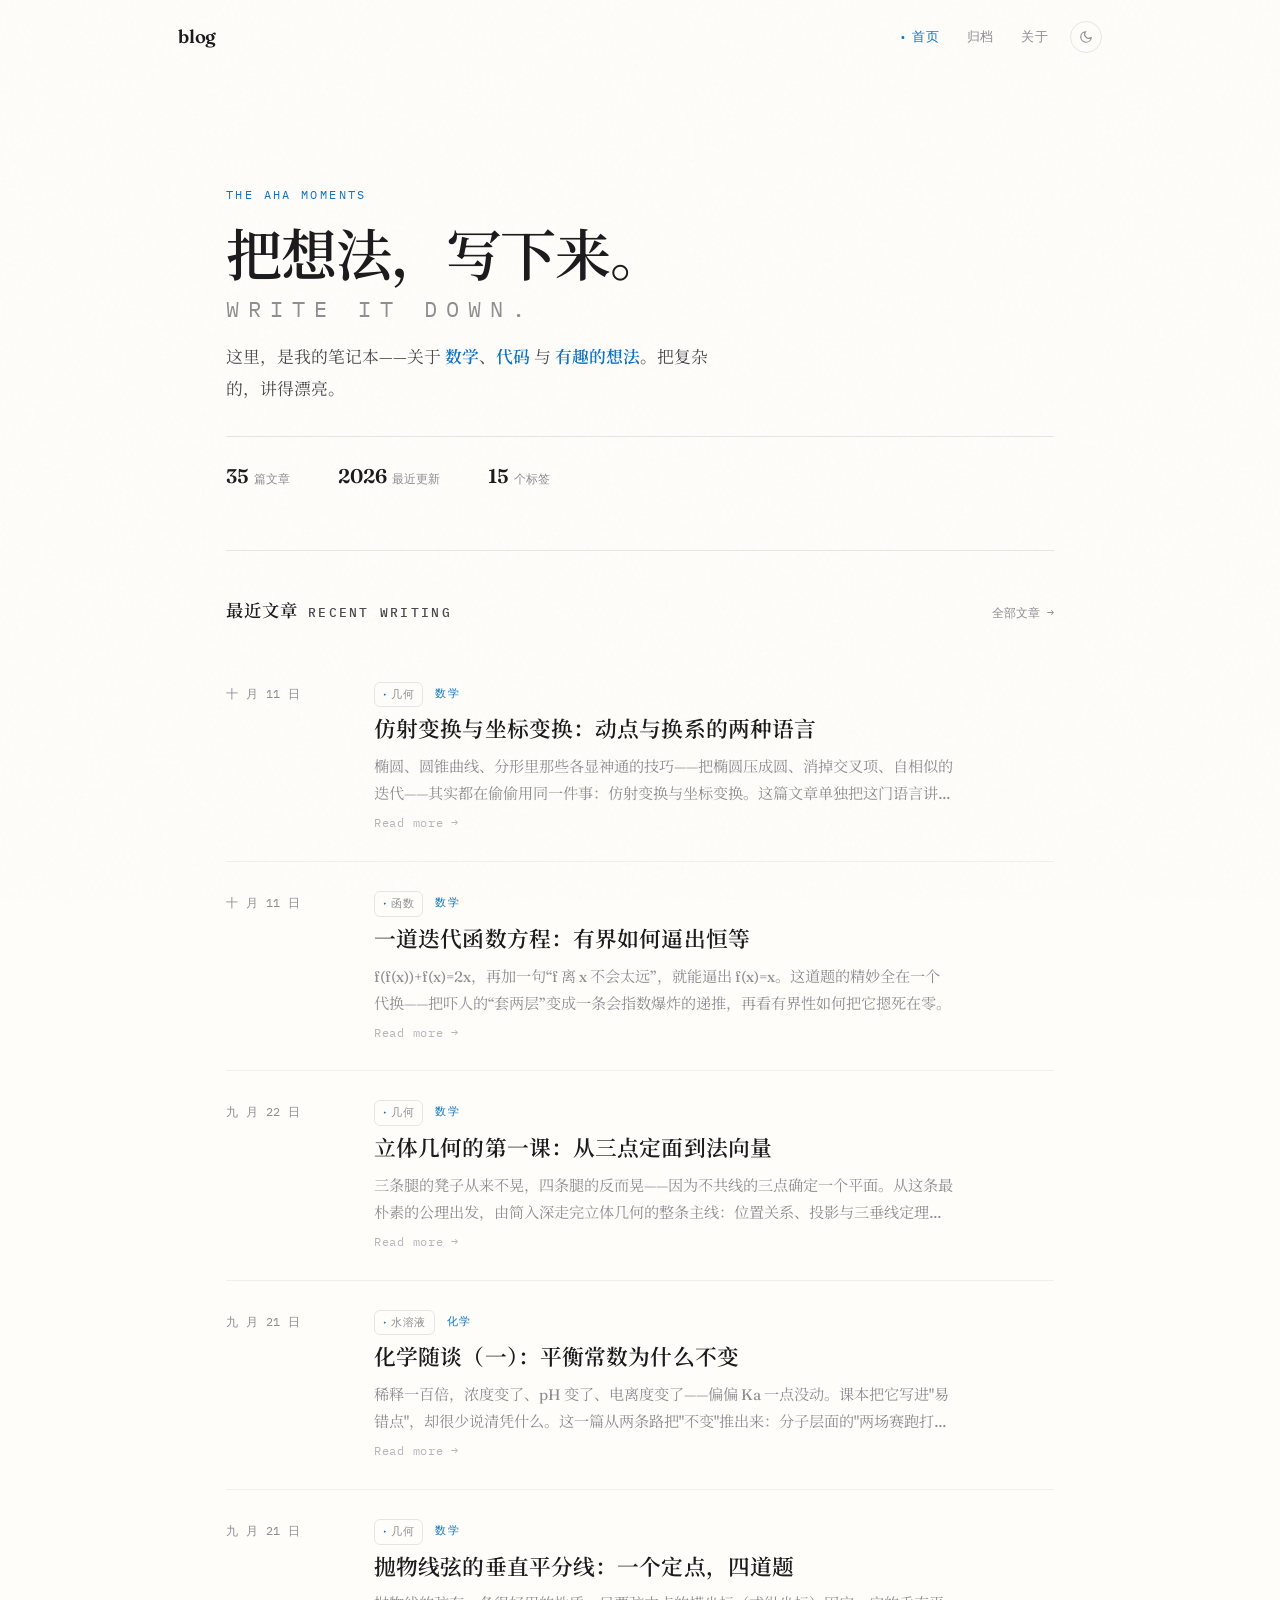
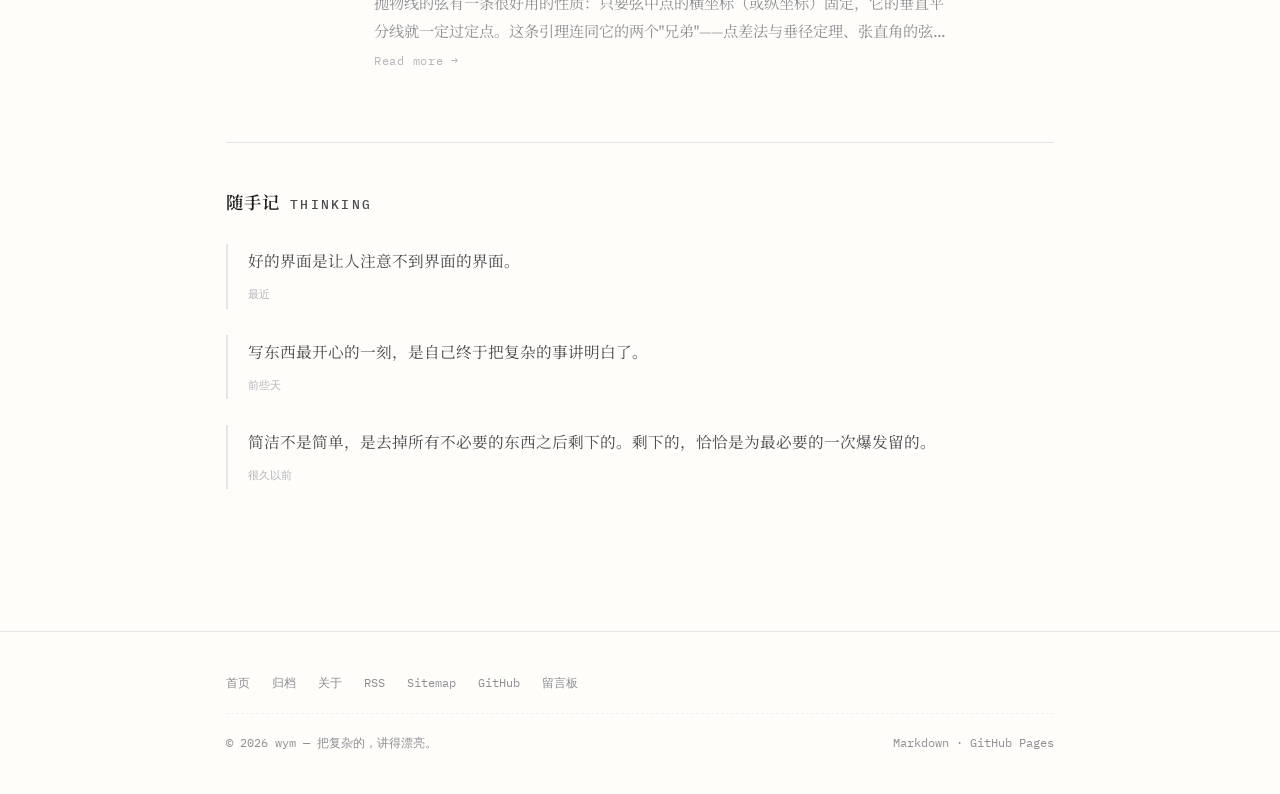
<file: index.html>
<!DOCTYPE html>
<html lang="zh-CN">
<head>
<meta charset="UTF-8">
<meta name="viewport" content="width=device-width, initial-scale=1.0">
<meta name="color-scheme" content="dark light">
<meta name="theme-color" content="#fefdfa" media="(prefers-color-scheme: light)">
<meta name="theme-color" content="#121214" media="(prefers-color-scheme: dark)">
<script>
  (function () {
    try {
      var t = localStorage.getItem("wym-blog-theme") ||
        (matchMedia("(prefers-color-scheme: dark)").matches ? "dark" : "light");
      var root = document.documentElement;
      root.setAttribute("data-theme", t);
      /* 画布底色前置：html 背景会传播给浏览器画布，跨页导航时新文档在
         style.css 到位前就是主题色，消除暗色模式闪白。色值与 style.css --paper 同步 */
      root.style.background = t === "dark" ? "#121214" : "#fefdfa";
      root.style.colorScheme = t;
    } catch (e) {}
  })();
</script>
<meta name="description" content="blog · wym — 关于数学、代码与有趣想法的笔记本。把复杂的，讲得漂亮。">
<meta name="author" content="wym">
<meta property="og:site_name" content="wym's blog">
<meta property="og:type" content="website">
<meta property="og:title" content="wym's blog">
<meta property="og:description" content="关于数学、代码与有趣想法的笔记本。把复杂的，讲得漂亮。">
<meta name="twitter:card" content="summary_large_image">
<link rel="canonical" href="https://wym100171113.github.io/">
<title>wym's blog</title>
<link rel="alternate" type="application/rss+xml" title="wym's blog" href="/feed.xml">
<link rel="preconnect" href="https://fonts.googleapis.com">
<link rel="preconnect" href="https://fonts.gstatic.com" crossorigin>
<link href="https://fonts.googleapis.com/css2?family=Fraunces:ital,opsz,wght@0,9..144,400;0,9..144,500;0,9..144,600;1,9..144,400&family=Noto+Serif+SC:wght@400;500;600&family=IBM+Plex+Mono:wght@400;500&display=swap" rel="stylesheet" media="print" onload="this.media='all'">
<link rel="stylesheet" href="assets/css/style.css?v=35">
<link rel="icon" href="data:image/svg+xml,%3Csvg xmlns='http://www.w3.org/2000/svg' viewBox='0 0 32 32'%3E%3Crect width='32' height='32' rx='7' fill='%233b82f6'/%3E%3Ctext x='16' y='22' font-size='15' font-family='Arial' font-weight='bold' fill='white' text-anchor='middle'%3Ew%3C/text%3E%3C/svg%3E">
</head>
<body data-theme="light" class="page-home">
<div class="paper-noise"></div>
<a class="skip-link" href="#main">跳到正文</a>

<header class="site-header" id="siteHeader">
  <div class="shell nav-row">
    <a class="brand" href="index.html">
      <span class="wordmark">blog</span>
    </a>
    <nav class="nav-links" aria-label="站点导航">
      <a href="index.html" class="active">首页</a>
      <a href="archive.html">归档</a>
      <a href="about.html">关于</a>
      <button class="theme-btn" id="themeBtn" aria-label="切换明暗主题">
        <svg class="moon" width="14" height="14" viewBox="0 0 24 24" fill="none" stroke="currentColor" stroke-width="2" stroke-linecap="round"><path d="M21 12.79A9 9 0 1 1 11.21 3 7 7 0 0 0 21 12.79"/></svg>
        <svg class="sun" width="14" height="14" viewBox="0 0 24 24" fill="none" stroke="currentColor" stroke-width="2" stroke-linecap="round"><circle cx="12" cy="12" r="5"/><line x1="12" y1="1" x2="12" y2="3"/><line x1="12" y1="21" x2="12" y2="23"/><line x1="4.22" y1="4.22" x2="5.64" y2="5.64"/><line x1="18.36" y1="18.36" x2="19.78" y2="19.78"/><line x1="1" y1="12" x2="3" y2="12"/><line x1="21" y1="12" x2="23" y2="12"/><line x1="4.22" y1="19.78" x2="5.64" y2="18.36"/><line x1="18.36" y1="5.64" x2="19.78" y2="4.22"/></svg>
      </button>
    </nav>
  </div>
</header>

<main class="shell" id="main" data-view="home">
  <noscript>
    <p class="status">本页需要 JavaScript 才能渲染文章列表。也可以直接看 <a href="/archive.html">归档</a>，或订阅 <a href="/feed.xml">RSS</a>。</p>
  </noscript>
  <div class="status">载入中…</div>
</main>

<footer class="site-footer">
  <div class="shell foot-row">
    <div class="foot-links">
      <a href="index.html">首页</a>
      <a href="archive.html">归档</a>
      <a href="about.html">关于</a>
      <a href="feed.xml">RSS</a>
      <a href="sitemap.xml">Sitemap</a>
      <a href="https://github.com/wym100171113/wym100171113.github.io" target="_blank" rel="noopener">GitHub</a>
      <a href="https://comment-board.pages.dev/" target="_blank" rel="noopener">留言板</a>
    </div>
    <div class="foot-note">
      <span>© <span id="year">2026</span> wym — 把复杂的，讲得漂亮。</span>
      <span>Markdown · GitHub Pages</span>
    </div>
  </div>
</footer>

<!-- md-core 必须在 blog.js 之前：正文渲染由它提供 -->
<script src="/assets/js/md-core.js?v=1"></script>
<script src="assets/js/blog.js?v=47"></script>
<script>document.getElementById("year").textContent = new Date().getFullYear();</script>
</body>
</html>
</file>
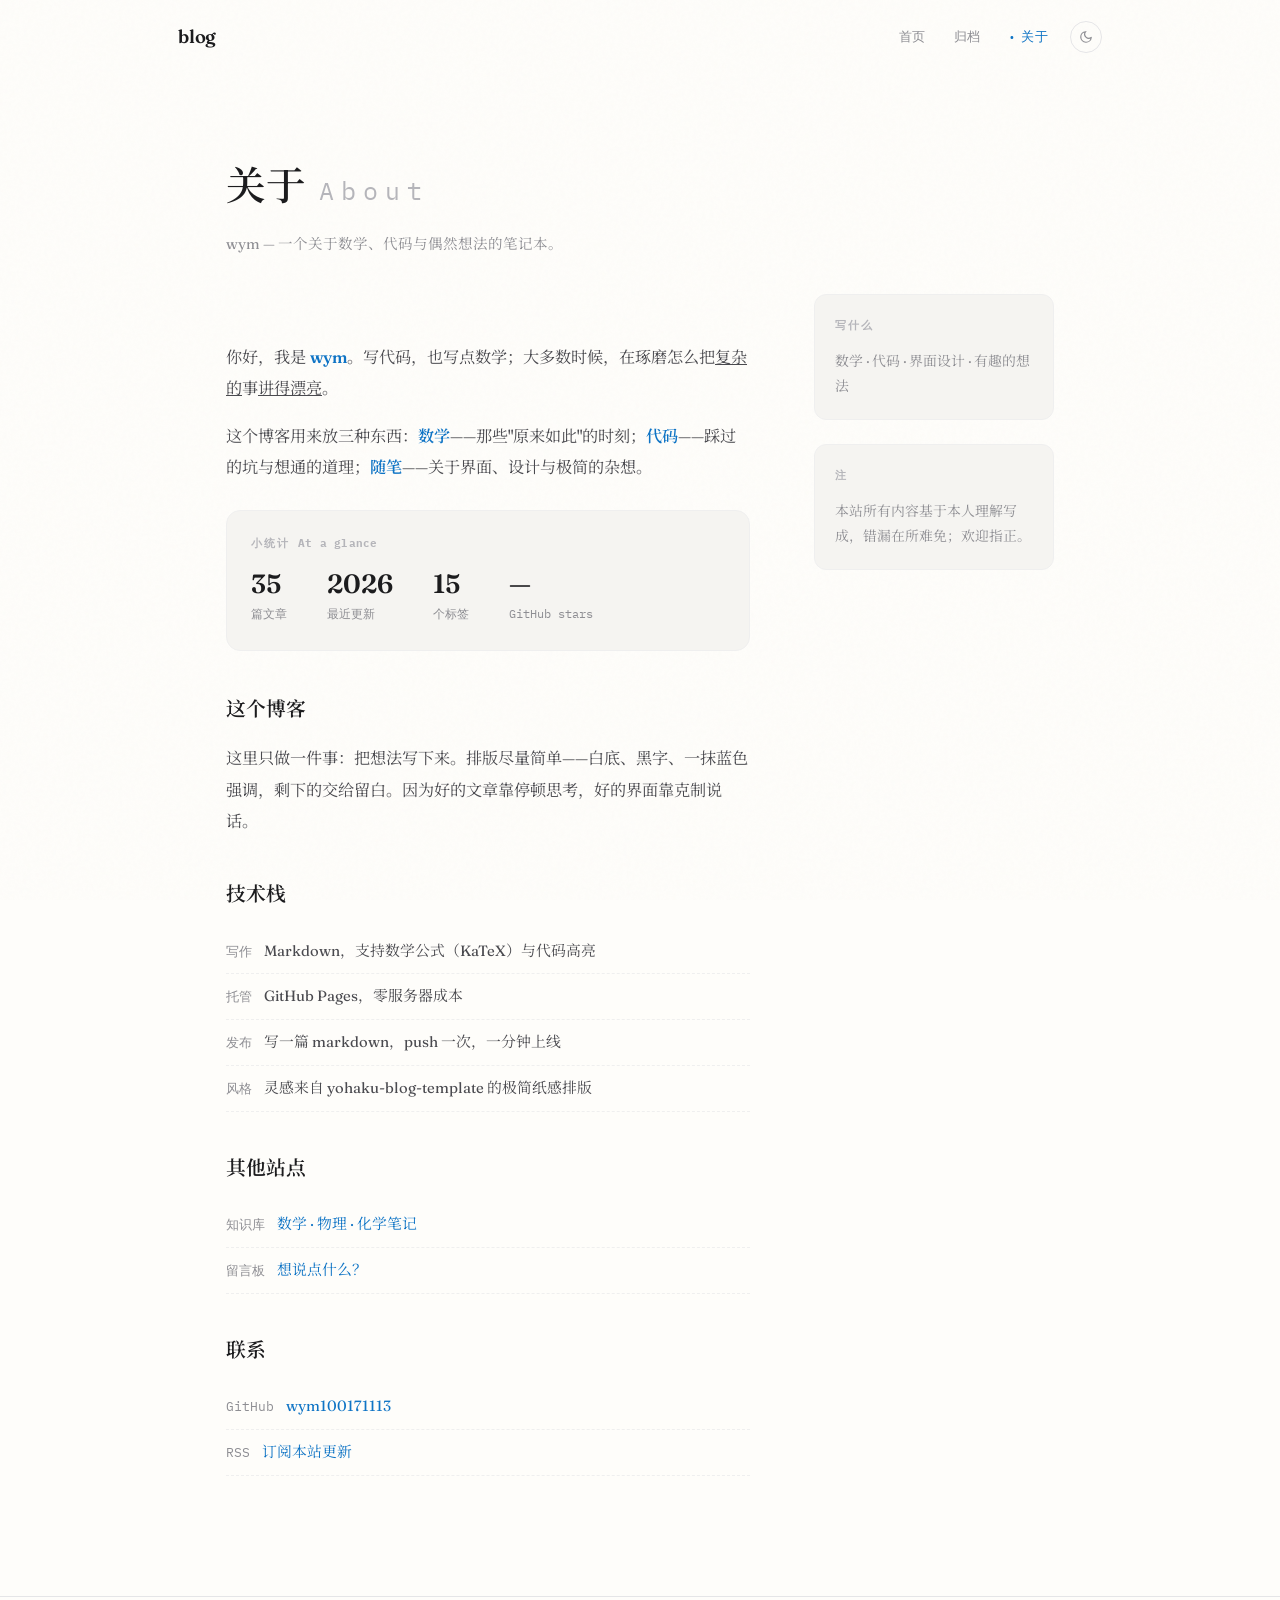
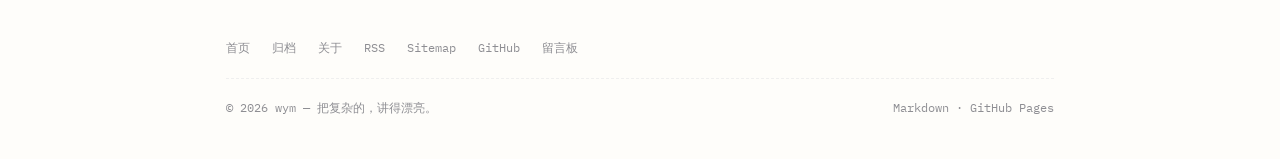
<file: about.html>
<!DOCTYPE html>
<html lang="zh-CN">
<head>
<meta charset="UTF-8">
<meta name="viewport" content="width=device-width, initial-scale=1.0">
<meta name="color-scheme" content="dark light">
<meta name="theme-color" content="#fefdfa" media="(prefers-color-scheme: light)">
<meta name="theme-color" content="#121214" media="(prefers-color-scheme: dark)">
<script>
  (function () {
    try {
      var t = localStorage.getItem("wym-blog-theme") ||
        (matchMedia("(prefers-color-scheme: dark)").matches ? "dark" : "light");
      var root = document.documentElement;
      root.setAttribute("data-theme", t);
      /* 画布底色前置：html 背景会传播给浏览器画布，跨页导航时新文档在
         style.css 到位前就是主题色，消除暗色模式闪白。色值与 style.css --paper 同步 */
      root.style.background = t === "dark" ? "#121214" : "#fefdfa";
      root.style.colorScheme = t;
    } catch (e) {}
  })();
</script>
<meta name="description" content="blog · wym — 关于这个博客与写博客的人。">
<meta name="author" content="wym">
<meta property="og:site_name" content="wym's blog">
<meta property="og:type" content="website">
<meta property="og:title" content="关于 · wym's blog">
<meta property="og:description" content="关于这个博客与写博客的人。">
<meta name="twitter:card" content="summary_large_image">
<link rel="canonical" href="https://wym100171113.github.io/about.html">
<title>关于 · wym's blog</title>
<link rel="alternate" type="application/rss+xml" title="wym's blog" href="/feed.xml">
<link rel="preconnect" href="https://fonts.googleapis.com">
<link rel="preconnect" href="https://fonts.gstatic.com" crossorigin>
<link href="https://fonts.googleapis.com/css2?family=Fraunces:ital,opsz,wght@0,9..144,400;0,9..144,500;0,9..144,600;1,9..144,400&family=Noto+Serif+SC:wght@400;500;600&family=IBM+Plex+Mono:wght@400;500&display=swap" rel="stylesheet" media="print" onload="this.media='all'">
<link rel="stylesheet" href="assets/css/style.css?v=35">
<link rel="icon" href="data:image/svg+xml,%3Csvg xmlns='http://www.w3.org/2000/svg' viewBox='0 0 32 32'%3E%3Crect width='32' height='32' rx='7' fill='%233b82f6'/%3E%3Ctext x='16' y='22' font-size='15' font-family='Arial' font-weight='bold' fill='white' text-anchor='middle'%3Ew%3C/text%3E%3C/svg%3E">
</head>
<body data-theme="light" class="page-about">
<div class="paper-noise"></div>
<a class="skip-link" href="#main">跳到正文</a>

<header class="site-header" id="siteHeader">
  <div class="shell nav-row">
    <a class="brand" href="index.html">
      <span class="wordmark">blog</span>
    </a>
    <nav class="nav-links" aria-label="站点导航">
      <a href="index.html">首页</a>
      <a href="archive.html">归档</a>
      <a href="about.html" class="active">关于</a>
      <button class="theme-btn" id="themeBtn" aria-label="切换明暗主题">
        <svg class="moon" width="14" height="14" viewBox="0 0 24 24" fill="none" stroke="currentColor" stroke-width="2" stroke-linecap="round"><path d="M21 12.79A9 9 0 1 1 11.21 3 7 7 0 0 0 21 12.79"/></svg>
        <svg class="sun" width="14" height="14" viewBox="0 0 24 24" fill="none" stroke="currentColor" stroke-width="2" stroke-linecap="round"><circle cx="12" cy="12" r="5"/><line x1="12" y1="1" x2="12" y2="3"/><line x1="12" y1="21" x2="12" y2="23"/><line x1="4.22" y1="4.22" x2="5.64" y2="5.64"/><line x1="18.36" y1="18.36" x2="19.78" y2="19.78"/><line x1="1" y1="12" x2="3" y2="12"/><line x1="21" y1="12" x2="23" y2="12"/><line x1="4.22" y1="19.78" x2="5.64" y2="18.36"/><line x1="18.36" y1="5.64" x2="19.78" y2="4.22"/></svg>
      </button>
    </nav>
  </div>
</header>

<main class="shell" id="main">
  <section class="page-head">
    <h1>关于 <span class="zh-sub">About</span></h1>
    <p class="sub">wym — 一个关于数学、代码与偶然想法的笔记本。</p>
  </section>

  <section class="about-grid">
    <div class="about-card rise">
      <p>你好，我是 <b>wym</b>。写代码，也写点数学；大多数时候，在琢磨怎么把<u>复杂的</u>事<u>讲得漂亮</u>。</p>
      <p>这个博客用来放三种东西：<b>数学</b>——那些"原来如此"的时刻；<b>代码</b>——踩过的坑与想通的道理；<b>随笔</b>——关于界面、设计与极简的杂想。</p>

      <div class="stats-card" id="aboutStats">
        <h3>小统计 <span class="en">At a glance</span></h3>
        <div class="stats-grid">
          <div class="stat"><b data-k="count">—</b><span>篇文章</span></div>
          <div class="stat"><b data-k="year">—</b><span>最近更新</span></div>
          <div class="stat"><b data-k="tags">—</b><span>个标签</span></div>
          <div class="stat"><b data-k="stars">—</b><span>GitHub stars</span></div>
        </div>
      </div>

      <h2>这个博客</h2>
      <p>这里只做一件事：把想法写下来。排版尽量简单——白底、黑字、一抹蓝色强调，剩下的交给留白。因为好的文章靠停顿思考，好的界面靠克制说话。</p>

      <h2>技术栈</h2>
      <ul>
        <li><span class="t">写作</span>Markdown，支持数学公式（KaTeX）与代码高亮</li>
        <li><span class="t">托管</span>GitHub Pages，零服务器成本</li>
        <li><span class="t">发布</span>写一篇 markdown，push 一次，一分钟上线</li>
        <li><span class="t">风格</span>灵感来自 yohaku-blog-template 的极简纸感排版</li>
      </ul>

      <h2>其他站点</h2>
      <ul>
        <li><span class="t">知识库</span><a href="https://wym100171113.github.io/notes/" target="_blank" rel="noopener">数学 · 物理 · 化学笔记</a></li>
        <li><span class="t">留言板</span><a href="https://comment-board.pages.dev/" target="_blank" rel="noopener">想说点什么？</a></li>
      </ul>

      <h2>联系</h2>
      <ul>
        <li><span class="t">GitHub</span><a href="https://github.com/wym100171113" target="_blank" rel="noopener">wym100171113</a></li>
        <li><span class="t">RSS</span><a href="feed.xml">订阅本站更新</a></li>
      </ul>
    </div>

    <aside class="about-side">
      <div class="side-card">
        <h3>写什么</h3>
        <p>数学 · 代码 · 界面设计 · 有趣的想法</p>
      </div>
      <div class="side-card">
        <h3>注</h3>
        <p>本站所有内容基于本人理解写成，错漏在所难免；欢迎指正。</p>
      </div>
    </aside>
  </section>
</main>

<footer class="site-footer">
  <div class="shell foot-row">
    <div class="foot-links">
      <a href="index.html">首页</a>
      <a href="archive.html">归档</a>
      <a href="about.html">关于</a>
      <a href="feed.xml">RSS</a>
      <a href="sitemap.xml">Sitemap</a>
      <a href="https://github.com/wym100171113/wym100171113.github.io" target="_blank" rel="noopener">GitHub</a>
      <a href="https://comment-board.pages.dev/" target="_blank" rel="noopener">留言板</a>
    </div>
    <div class="foot-note">
      <span>© <span id="year">2026</span> wym — 把复杂的，讲得漂亮。</span>
      <span>Markdown · GitHub Pages</span>
    </div>
  </div>
</footer>

<!-- 本页正文是静态 HTML，不需要 noscript 兜底文案（只有小统计依赖 JS）；
     md-core 与 blog.js 都加载，保持与其它页一致的渲染路径 -->
<script src="/assets/js/md-core.js?v=1"></script>
<script src="assets/js/blog.js?v=47"></script>
<script>document.getElementById("year").textContent = new Date().getFullYear();</script>
</body>
</html>
</file>
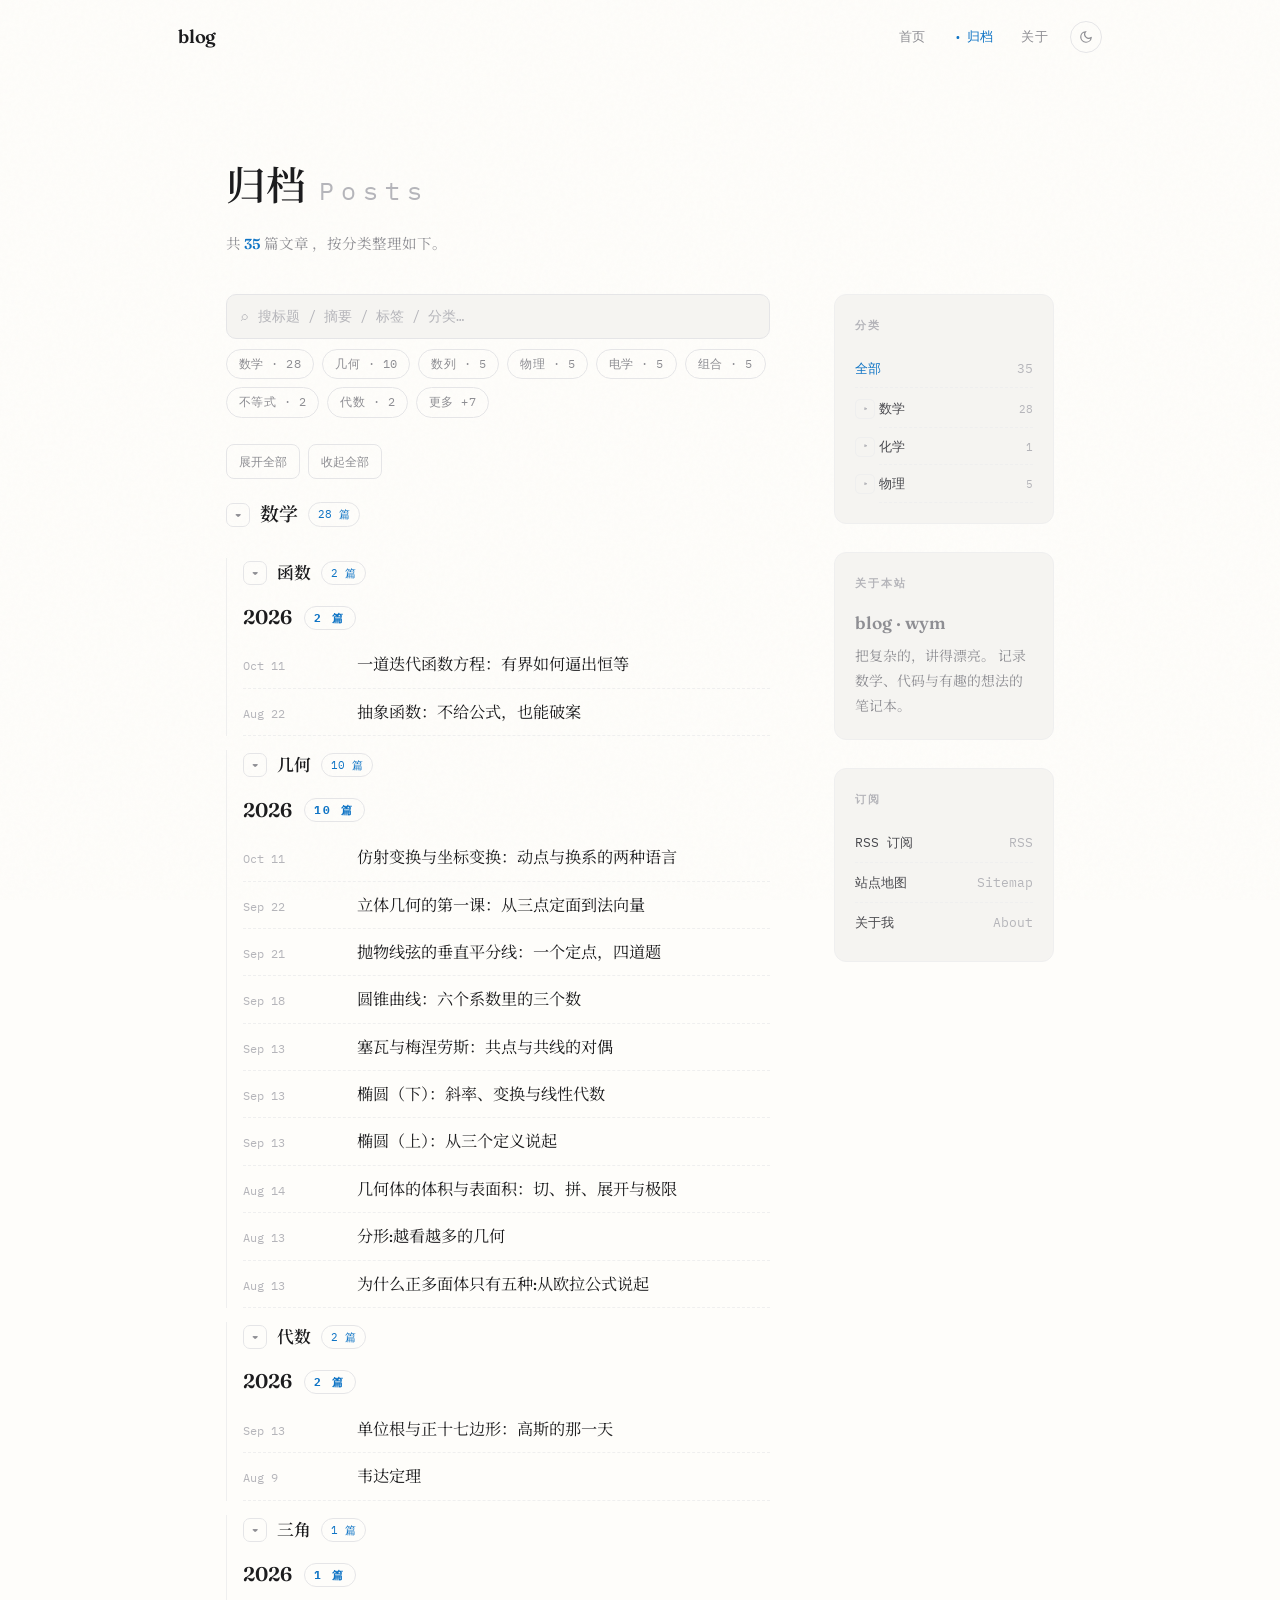
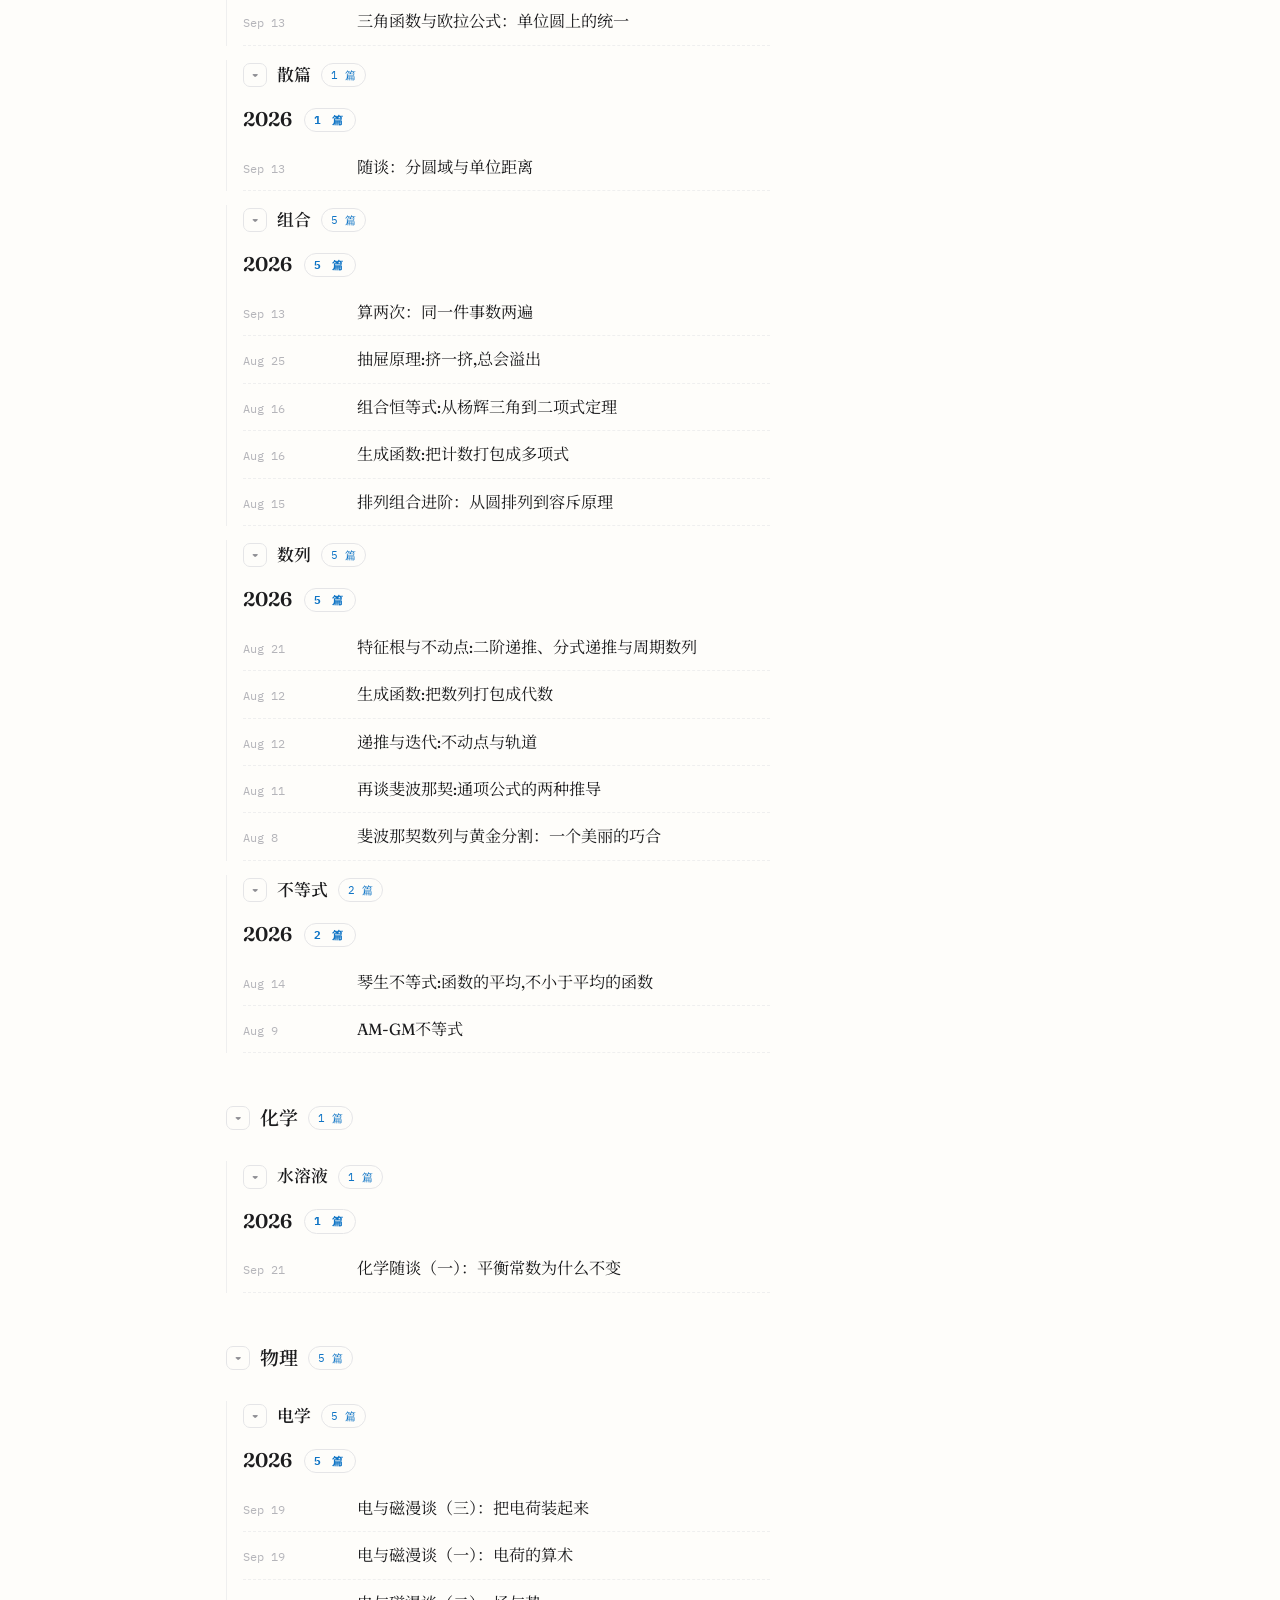
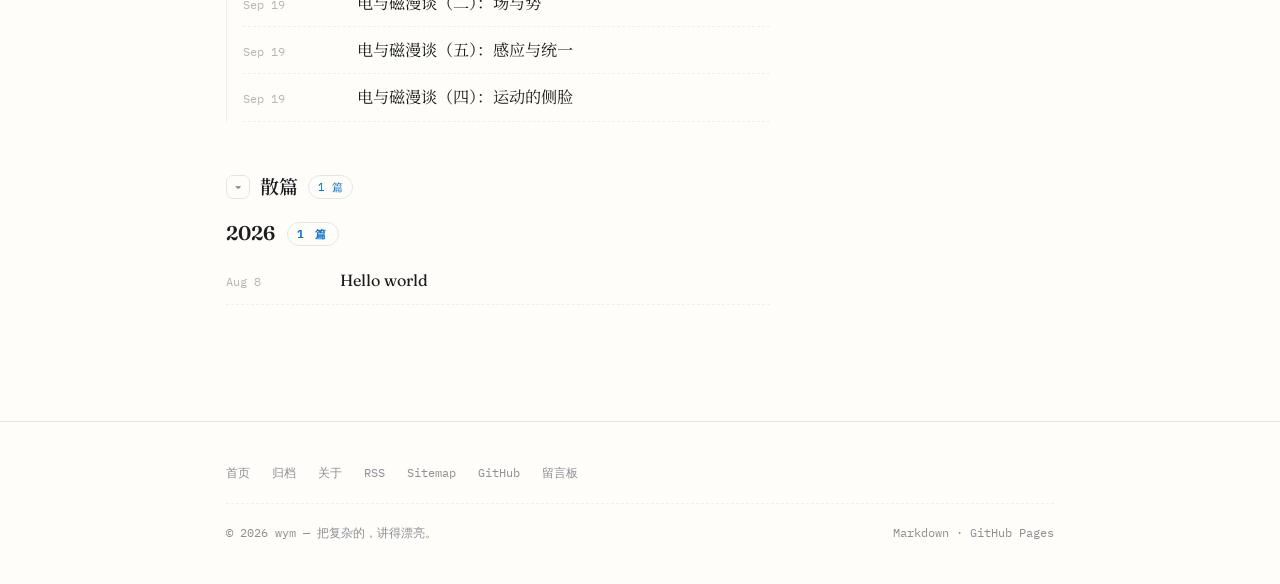
<file: archive.html>
<!DOCTYPE html>
<html lang="zh-CN">
<head>
<meta charset="UTF-8">
<meta name="viewport" content="width=device-width, initial-scale=1.0">
<meta name="color-scheme" content="dark light">
<meta name="theme-color" content="#fefdfa" media="(prefers-color-scheme: light)">
<meta name="theme-color" content="#121214" media="(prefers-color-scheme: dark)">
<script>
  (function () {
    try {
      var t = localStorage.getItem("wym-blog-theme") ||
        (matchMedia("(prefers-color-scheme: dark)").matches ? "dark" : "light");
      var root = document.documentElement;
      root.setAttribute("data-theme", t);
      /* 画布底色前置：html 背景会传播给浏览器画布，跨页导航时新文档在
         style.css 到位前就是主题色，消除暗色模式闪白。色值与 style.css --paper 同步 */
      root.style.background = t === "dark" ? "#121214" : "#fefdfa";
      root.style.colorScheme = t;
    } catch (e) {}
  })();
</script>
<meta name="description" content="blog · wym — 全部文章归档，按年份整理，支持搜索与标签筛选。">
<meta name="author" content="wym">
<meta property="og:site_name" content="wym's blog">
<meta property="og:type" content="website">
<meta property="og:title" content="归档 · wym's blog">
<meta property="og:description" content="全部文章归档，按年份整理，支持搜索与标签筛选。">
<meta name="twitter:card" content="summary_large_image">
<link rel="canonical" href="https://wym100171113.github.io/archive.html">
<title>归档 · wym's blog</title>
<link rel="alternate" type="application/rss+xml" title="wym's blog" href="/feed.xml">
<link rel="preconnect" href="https://fonts.googleapis.com">
<link rel="preconnect" href="https://fonts.gstatic.com" crossorigin>
<link href="https://fonts.googleapis.com/css2?family=Fraunces:ital,opsz,wght@0,9..144,400;0,9..144,500;0,9..144,600;1,9..144,400&family=Noto+Serif+SC:wght@400;500;600&family=IBM+Plex+Mono:wght@400;500&display=swap" rel="stylesheet" media="print" onload="this.media='all'">
<link rel="stylesheet" href="assets/css/style.css?v=35">
<link rel="icon" href="data:image/svg+xml,%3Csvg xmlns='http://www.w3.org/2000/svg' viewBox='0 0 32 32'%3E%3Crect width='32' height='32' rx='7' fill='%233b82f6'/%3E%3Ctext x='16' y='22' font-size='15' font-family='Arial' font-weight='bold' fill='white' text-anchor='middle'%3Ew%3C/text%3E%3C/svg%3E">
</head>
<body data-theme="light" class="page-archive">
<div class="paper-noise"></div>
<a class="skip-link" href="#main">跳到正文</a>

<header class="site-header" id="siteHeader">
  <div class="shell nav-row">
    <a class="brand" href="index.html">
      <span class="wordmark">blog</span>
    </a>
    <nav class="nav-links" aria-label="站点导航">
      <a href="index.html">首页</a>
      <a href="archive.html" class="active">归档</a>
      <a href="about.html">关于</a>
      <button class="theme-btn" id="themeBtn" aria-label="切换明暗主题">
        <svg class="moon" width="14" height="14" viewBox="0 0 24 24" fill="none" stroke="currentColor" stroke-width="2" stroke-linecap="round"><path d="M21 12.79A9 9 0 1 1 11.21 3 7 7 0 0 0 21 12.79"/></svg>
        <svg class="sun" width="14" height="14" viewBox="0 0 24 24" fill="none" stroke="currentColor" stroke-width="2" stroke-linecap="round"><circle cx="12" cy="12" r="5"/><line x1="12" y1="1" x2="12" y2="3"/><line x1="12" y1="21" x2="12" y2="23"/><line x1="4.22" y1="4.22" x2="5.64" y2="5.64"/><line x1="18.36" y1="18.36" x2="19.78" y2="19.78"/><line x1="1" y1="12" x2="3" y2="12"/><line x1="21" y1="12" x2="23" y2="12"/><line x1="4.22" y1="19.78" x2="5.64" y2="18.36"/><line x1="18.36" y1="5.64" x2="19.78" y2="4.22"/></svg>
      </button>
    </nav>
  </div>
</header>

<main class="shell" id="main" data-view="archive">
  <noscript>
    <p class="status">本页需要 JavaScript 才能渲染归档。也可以直接看 <a href="/index.html">首页</a>，或订阅 <a href="/feed.xml">RSS</a>。</p>
  </noscript>
  <div class="status">载入中…</div>
</main>

<footer class="site-footer">
  <div class="shell foot-row">
    <div class="foot-links">
      <a href="index.html">首页</a>
      <a href="archive.html">归档</a>
      <a href="about.html">关于</a>
      <a href="feed.xml">RSS</a>
      <a href="sitemap.xml">Sitemap</a>
      <a href="https://github.com/wym100171113/wym100171113.github.io" target="_blank" rel="noopener">GitHub</a>
      <a href="https://comment-board.pages.dev/" target="_blank" rel="noopener">留言板</a>
    </div>
    <div class="foot-note">
      <span>© <span id="year">2026</span> wym — 把复杂的，讲得漂亮。</span>
      <span>Markdown · GitHub Pages</span>
    </div>
  </div>
</footer>

<!-- md-core 必须在 blog.js 之前：正文渲染由它提供 -->
<script src="/assets/js/md-core.js?v=1"></script>
<script src="assets/js/blog.js?v=47"></script>
<script>document.getElementById("year").textContent = new Date().getFullYear();</script>
</body>
</html>
</file>
<file: assets/css/style.css>
/* ==========================================================================
   blog · wym — 极简纸感博客
   风格参考：yohaku-blog-template（留白 × 蓝色强调 × 弹簧动效）
   配色：白纸底 · 墨字 · 一抹蓝
   ========================================================================== */

:root {
  --paper:       #fefdfa;   /* 底色 */
  --paper-2:     #f5f4f1;   /* 纸·深（代码块、卡片） */
  --ink:         #1c1c1e;   /* 主文字 */
  --ink-2:       #4a4a4f;   /* 次级文字 */
  --muted:       #8e8e93;   /* 弱文字 */
  --faint:       #b5b5ba;   /* 更弱 */
  --line:        #e5e5e7;   /* 界线 */
  --line-2:      #efefef;   /* 界线·更浅 */
  --accent:      oklch(0.55 0.15 250);   /* 强调蓝 */
  --accent-2:    #2563eb;   /* 强调·亮（图标、行内代码）；#3b82f6 在 paper 上仅 3.62:1，不过 WCAG AA，调深 */
  --selection:   rgba(59, 130, 246, 0.14);

  --serif: "Fraunces", "Noto Serif SC", "Songti SC", "Source Han Serif SC",
           "STSong", "SimSun", serif;
  --mono: "IBM Plex Mono", "SF Mono", ui-monospace, Menlo, Consolas, monospace;

  /* 主题切换的统一过渡时长：所有跟主题颜色相关的过渡都用它，
     避免不同元素各用各的时长（0.25/0.3/0.35/0.4s）导致的"不同步卡顿"感 */
  --tdur: 0.28s;

  --col:   56rem;                    /* 正文栏宽（较宽，阅读不拥挤） */
  --gutter: clamp(20px, 5vw, 48px);
  --ease:  cubic-bezier(0.22, 1, 0.36, 1);
  --spring: cubic-bezier(0.34, 1.56, 0.64, 1);
}

[data-theme="dark"] {
  --paper:       #121214;
  --paper-2:     #1c1c1f;
  --ink:         #ececf0;
  --ink-2:       #b6b6bc;
  --muted:       #8e8e93;
  --faint:       #5b5b60;
  --line:        #2a2a2e;
  --line-2:      #242427;
  --accent:      oklch(0.72 0.14 250);
  --accent-2:    #60a5fa;
  --selection:   rgba(96, 165, 250, 0.22);
}

*, *::before, *::after { margin: 0; padding: 0; box-sizing: border-box; }
html { font-size: 16.5px; -webkit-text-size-adjust: 100%; scroll-behavior: smooth; }

body {
  font-family: var(--serif);
  background: var(--paper);
  color: var(--ink);
  line-height: 1.8;
  -webkit-font-smoothing: antialiased;
  -moz-osx-font-smoothing: grayscale;
  /* 不写 text-rendering: optimizeLegibility：它启用连字/kerning 等复杂字形排版，
     颜色变化时每帧都要重排重栅格化（中文衬线笔画密，闪烁尤其明显），
     而中文没有连字，这项对中文零收益。 */
  transition: background-color var(--tdur) var(--ease), color var(--tdur) var(--ease);
}

::selection { background: var(--selection); color: var(--ink); }

img, svg { max-width: 100%; height: auto; display: block; }
a { color: inherit; text-decoration: none; }
button { font: inherit; color: inherit; background: none; border: none; cursor: pointer; }
input { font: inherit; }

/* 键盘可达性：默认焦点环在这套纸感配色下几乎看不见。统一给一条蓝色描边——
   用 :focus-visible 而不是 :focus，只在键盘／辅助技术聚焦时出现，
   鼠标点击不会亮，视觉上对普通读者完全无感，却补上了键盘用户本来缺失的那一环 */
:focus-visible { outline: 2px solid var(--accent); outline-offset: 2px; border-radius: 3px; }

/* 跳转链接：Tab 的第一下就能跳过页眉直达正文（页眉有 4 个链接，
   键盘用户每翻一页都要多按 5 次）。平时完全离屏，聚焦时才滑下来 */
.skip-link {
  position: absolute; left: 12px; top: -60px; z-index: 200;
  font-family: var(--mono); font-size: 0.78rem;
  color: var(--paper); background: var(--accent);
  border-radius: 0 0 8px 8px; padding: 8px 14px;
  transition: top 0.2s var(--ease);
}
.skip-link:focus { top: 0; }

/* 纸面颗粒感（固定于背景，不遮挡交互） */
.paper-noise {
  position: fixed; inset: 0;
  z-index: 0; pointer-events: none; opacity: 0.4;
  background-image: url("data:image/svg+xml,%3Csvg viewBox='0 0 256 256' xmlns='http://www.w3.org/2000/svg'%3E%3Cfilter id='n'%3E%3CfeTurbulence type='fractalNoise' baseFrequency='0.85' numOctaves='4' stitchTiles='stitch'/%3E%3C/filter%3E%3Crect width='100%25' height='100%25' filter='url(%23n)' opacity='0.05'/%3E%3C/svg%3E");
}

.shell { position: relative; z-index: 1; max-width: var(--col); margin: 0 auto; padding: 0 var(--gutter); }

/* 详情页更宽：正文 + 右侧目录都要有位置 */
.page-post .shell { max-width: 68rem; }

/* ==========================================================================
   顶栏
   ========================================================================== */
.site-header {
  position: sticky; top: 0; z-index: 50;
  border-bottom: 1px solid transparent;
  transition: background-color var(--tdur) var(--ease), border-color var(--tdur) var(--ease),
              box-shadow var(--tdur) var(--ease);
}
.site-header.scrolled {
  background: color-mix(in srgb, var(--paper) 82%, transparent);
  backdrop-filter: blur(14px) saturate(1.15);
  -webkit-backdrop-filter: blur(14px) saturate(1.15);
  border-bottom-color: var(--line-2);
}
/* 主题切换瞬间（.theme-switching 由 JS 加 320ms）：禁用页眉的 backdrop-filter。
   它依赖对下层内容的实时采样，背景色突变时会重采样闪一帧；这 320ms 里改成
   不透明的纯背景色，让切换干净利落，过渡结束后毛玻璃再回来。 */
.theme-switching .site-header.scrolled {
  backdrop-filter: none;
  -webkit-backdrop-filter: none;
  background: var(--paper);
}
/* 主题切换期间：临时禁用所有过渡，让整页在同一帧原子切换。这比逐元素渐变好——
   渐变要对中文衬线每帧重做栅格化（看着在闪），且各元素时长/起始时间不一（看着不同步）；
   原子切换只栅格化一次，标题、正文、页眉、logo 必然同步。320ms 后过渡能力自动恢复。 */
.theme-switching, .theme-switching *,
.theme-switching *::before, .theme-switching *::after {
  transition: none !important;
}
.nav-row {
  display: flex; align-items: center; justify-content: space-between;
  gap: 16px; padding: 18px 0;
}
.brand .wordmark {
  font-size: 1.12rem; font-weight: 600; letter-spacing: -0.01em;
  color: var(--ink); transition: color var(--tdur) var(--ease);
}
.brand:hover .wordmark { color: var(--accent); }
.nav-links { display: flex; align-items: center; gap: 4px; }
.nav-links a {
  font-family: var(--mono); font-size: 0.78rem; letter-spacing: 0.02em;
  color: var(--muted); padding: 7px 12px; border-radius: 8px;
  transition: color var(--tdur) var(--ease), background-color var(--tdur) var(--ease);
}
.nav-links a:hover { color: var(--ink); background: color-mix(in srgb, var(--ink) 5%, transparent); }
.nav-links a.active { color: var(--accent); }
.nav-links a.active::before { content: "·"; font-weight: 700; margin-right: 5px; }

.theme-btn {
  width: 32px; height: 32px; margin-left: 6px;
  display: inline-grid; place-items: center;
  border: 1px solid var(--line); border-radius: 50%;
  color: var(--muted);
  transition: color var(--tdur) var(--ease), border-color var(--tdur) var(--ease), transform var(--tdur) var(--ease), background-color var(--tdur) var(--ease);
}
.theme-btn:hover { color: var(--accent); border-color: var(--accent); transform: rotate(8deg); }
.theme-btn .sun { display: none; }
.theme-btn .moon { display: block; }
[data-theme="dark"] .theme-btn .sun { display: block; }
[data-theme="dark"] .theme-btn .moon { display: none; }

/* ==========================================================================
   首页 Hero
   ========================================================================== */
.hero { padding: clamp(64px, 10vw, 110px) 0 clamp(40px, 6vw, 56px); }
.hero .kicker {
  font-family: var(--mono); font-size: 0.72rem; letter-spacing: 0.2em;
  text-transform: uppercase; color: var(--accent);
  margin-bottom: 18px;
}
.hero h1 {
  font-size: clamp(2.2rem, 6vw, 3.4rem);
  font-weight: 600; letter-spacing: -0.02em; line-height: 1.15;
  margin-bottom: 20px;
}
.hero h1 .cn { display: block; }
.hero h1 .en {
  display: block; margin-top: 8px;
  font-family: var(--mono); font-size: 0.4em; font-weight: 400;
  letter-spacing: 0.4em; color: var(--muted); text-transform: uppercase;
}
.hero .lede {
  font-size: 1.02rem; color: var(--ink-2);
  max-width: 44ch; line-height: 1.9; margin-bottom: 30px;
}
.hero .lede b { font-weight: 600; color: var(--accent); }
.hero-stats {
  display: flex; gap: clamp(24px, 5vw, 48px);
  font-family: var(--mono); font-size: 0.74rem; color: var(--muted);
  border-top: 1px solid var(--line); padding-top: 22px;
}
.hero-stats > div { display: flex; align-items: baseline; gap: 5px; }
.hero-stats b { font-family: var(--serif); font-weight: 600; font-size: 1.2rem; color: var(--ink); }

/* ==========================================================================
   区块标题
   ========================================================================== */
.section { padding: clamp(30px, 5vw, 44px) 0; border-top: 1px solid var(--line); }
.section-head {
  display: flex; align-items: baseline; justify-content: space-between;
  margin-bottom: clamp(18px, 3vw, 26px);
}
.section-head h2 {
  font-family: var(--mono); font-size: 0.76rem; font-weight: 500;
  letter-spacing: 0.18em; text-transform: uppercase; color: var(--ink-2);
}
.section-head h2 .zh {
  font-family: var(--serif); font-size: 1.05rem; letter-spacing: 0.06em;
  text-transform: none; font-weight: 600; color: var(--ink); margin-right: 10px;
}
.section-head .more {
  font-family: var(--mono); font-size: 0.74rem; color: var(--muted);
  transition: color 0.25s var(--ease);
}
.section-head .more:hover { color: var(--accent); }
.section-head .more::after { content: " →"; }

/* ==========================================================================
   文章列表行（日期在上，标题与摘要，Read more）
   ========================================================================== */
.post-list { display: flex; flex-direction: column; }
.post-row {
  position: relative;   /* 让标题上的覆盖层铺满整行，点击范围更大 */
  display: grid; grid-template-columns: 120px 1fr; gap: clamp(16px, 3vw, 28px);
  padding: clamp(18px, 3vw, 24px) 0;
  border-bottom: 1px solid var(--line-2);
  transition: padding-left 0.45s var(--spring);
}
.post-row:last-child { border-bottom: none; }
.post-row:hover { padding-left: 10px; }
.post-row .p-date {
  font-family: var(--mono); font-size: 0.72rem; letter-spacing: 0.04em;
  color: var(--muted); padding-top: 6px;
}
.post-row .p-meta { margin-bottom: 8px; }
.post-row .p-cat {
  font-family: var(--mono); font-size: 0.68rem; letter-spacing: 0.12em;
  text-transform: uppercase; color: var(--accent);
}

/* 所属文件夹小标签（首页 / 详情页） */
.p-folder {
  /* 必须抬到 .post-row h3 a::after 那个铺满整行的覆盖层之上：
     覆盖层是定位元素、且在 DOM 中排在 .p-meta 之后，否则会把本标签的点击整个吃掉 */
  position: relative; z-index: 1;
  display: inline-flex; align-items: center; gap: 4px;
  font-family: var(--mono); font-size: 0.66rem; letter-spacing: 0.04em;
  color: var(--muted); border: 1px solid var(--line); border-radius: 6px;
  padding: 2px 8px; margin-right: 8px;
  transition: all 0.25s var(--ease);
}
.p-folder::before { content: "▸"; font-size: 0.7em; color: var(--accent); }
.p-folder:hover { color: var(--accent); border-color: var(--accent); }
.post-head .p-folder { margin: 0 0 14px; }
.post-row h3 {
  font-size: clamp(1.12rem, 2.4vw, 1.32rem); font-weight: 600;
  line-height: 1.42; letter-spacing: 0.005em;
  transition: color 0.3s var(--ease);
}
.post-row:hover h3 { color: var(--accent); }
.post-row h3 a::after { content: ""; position: absolute; inset: 0; }
.post-row .p-excerpt {
  margin-top: 7px; color: var(--muted);
  font-size: 0.92rem; line-height: 1.78; max-width: 58ch;
  display: -webkit-box; -webkit-line-clamp: 2; -webkit-box-orient: vertical; overflow: hidden;
}
.post-row .p-readmore {
  margin-top: 10px; font-family: var(--mono); font-size: 0.72rem;
  color: var(--faint); letter-spacing: 0.06em;
  transition: color 0.3s var(--ease);
}
.post-row .p-readmore::after { content: " →"; }
.post-row:hover .p-readmore { color: var(--accent); }

/* 随手记 */
.thoughts { list-style: none; }
.thoughts li {
  border-left: 2px solid var(--line);
  padding: 4px 0 4px 20px; margin-bottom: 26px;
  transition: border-color 0.4s var(--ease), padding-left 0.45s var(--spring);
}
.thoughts li:hover { border-color: var(--accent); padding-left: 26px; }
.thoughts p { font-size: 0.95rem; line-height: 1.85; color: var(--ink-2); }
.thoughts time { font-family: var(--mono); font-size: 0.68rem; color: var(--faint); display: block; margin-top: 7px; }

/* ==========================================================================
   页脚
   ========================================================================== */
.site-footer {
  margin-top: clamp(40px, 7vw, 72px);
  border-top: 1px solid var(--line);
  padding: clamp(28px, 4vw, 40px) 0;
}
.foot-row {
  display: flex; flex-direction: column; gap: 20px;
  font-family: var(--mono); font-size: 0.72rem; color: var(--muted);
}
.foot-links { display: flex; gap: 22px; flex-wrap: wrap; }
.foot-links a { color: var(--muted); transition: color 0.25s var(--ease); }
.foot-links a:hover { color: var(--accent); }
.foot-note {
  display: flex; justify-content: space-between; gap: 14px; flex-wrap: wrap;
  border-top: 1px dashed var(--line-2); padding-top: 18px;
}

/* ==========================================================================
   归档页
   ========================================================================== */
.page-head { padding: clamp(48px, 7vw, 76px) 0 clamp(26px, 4vw, 36px); }
.page-head h1 {
  font-size: clamp(1.8rem, 4.5vw, 2.4rem); font-weight: 600; letter-spacing: -0.01em;
  display: flex; align-items: baseline; gap: 14px;
}
.page-head h1 .zh-sub { font-family: var(--mono); font-size: 0.62em; font-weight: 400; color: var(--faint); letter-spacing: 0.28em; }
.page-head .sub { margin-top: 10px; color: var(--muted); font-size: 0.88rem; }
.page-head .sub b { color: var(--accent); font-weight: 600; }
.page-head .sub a { color: var(--accent); }

.layout-2col {
  display: grid; grid-template-columns: minmax(0, 1fr) 220px;
  gap: clamp(30px, 6vw, 64px); align-items: start;
}
@media (max-width: 860px) { .layout-2col { grid-template-columns: 1fr; } }

.archive-main { min-width: 0; }

/* 搜索 + 标签筛选 */
.filter-bar { display: flex; flex-wrap: wrap; gap: 10px; margin-bottom: 26px; }
.search-box {
  flex: 1 1 200px; display: flex; align-items: center; gap: 10px;
  border: 1px solid var(--line); border-radius: 10px;
  padding: 9px 14px; background: var(--paper-2);
  transition: border-color 0.3s var(--ease);
}
.search-box:focus-within { border-color: var(--accent); }
.search-box .s-icon { color: var(--faint); font-size: 0.8rem; }
.search-box input {
  flex: 1; border: none; outline: none; background: none;
  font-family: var(--mono); font-size: 0.84rem; color: var(--ink);
}
.search-box input::placeholder { color: var(--faint); }
.tag-chips { display: flex; flex-wrap: wrap; gap: 8px; }
/* 标签折叠：超出前 8 个的收进 .tag-more，展开时用 display:contents 让胶囊回到 flex 流里 */
.tag-more { display: none; }
.tag-chips.show-all .tag-more { display: contents; }
.tag-more-btn { border-style: dashed; }
.tag-chip {
  font-family: var(--mono); font-size: 0.7rem; letter-spacing: 0.04em;
  color: var(--muted); border: 1px solid var(--line); border-radius: 999px;
  padding: 4px 12px; transition: all 0.3s var(--ease);
}
.tag-chip:hover { color: var(--accent); border-color: var(--accent); }
.tag-chip.on { background: var(--accent); border-color: var(--accent); color: var(--paper); }

/* 分类分组（文件夹） */
.folder-block { margin-bottom: clamp(30px, 5vw, 44px); }

/* 归档页视图切换过渡：渲染层切换时防内容瞬移（200ms 淡入 + 轻微上移，只动 transform/opacity） */
.arc-switch { animation: arc-in 0.2s var(--ease); }
@keyframes arc-in {
  from { opacity: 0; transform: translateY(6px); }
  to   { opacity: 1; transform: none; }
}
.folder-title {
  font-family: var(--serif); font-size: 1.15rem; font-weight: 600;
  color: var(--ink); display: flex; align-items: center; gap: 10px;
  margin-bottom: 12px;
}
.folder-title b { font-weight: 600; }
.folder-title .sep { color: var(--faint); margin: 0 2px; font-family: var(--mono); font-weight: 400; }
.folder-title .count {
  font-family: var(--mono); font-size: 0.68rem; font-weight: 400;
  color: var(--accent); border: 1px solid var(--line); border-radius: 999px;
  padding: 1px 9px;
}
.folder-title .fpath { display: inline-flex; align-items: baseline; gap: 2px; min-width: 0; }
.folder-title .more {
  margin-left: auto;
  font-family: var(--mono); font-size: 0.7rem; font-weight: 400;
  color: var(--muted); transition: color 0.25s var(--ease);
}
.folder-title .more:hover { color: var(--accent); }
.folder-toggle {
  flex-shrink: 0; width: 24px; height: 24px;
  display: inline-grid; place-items: center;
  border: 1px solid var(--line); border-radius: 7px;
  color: var(--muted); font-size: 0.72rem; line-height: 1;
  transition: all 0.25s var(--ease), transform 0.3s var(--spring);
}
.folder-toggle:hover { color: var(--accent); border-color: var(--accent); }
.folder-block[data-collapsed] .folder-toggle { transform: rotate(-90deg); }
/* 展开/收起动画：grid-rows 1fr→0fr 平滑过渡高度 */
.folder-body {
  display: grid; grid-template-rows: 1fr;
  opacity: 1;
  transition: grid-template-rows 0.4s var(--ease), opacity 0.25s var(--ease);
}
.folder-body-inner { overflow: hidden; min-height: 0; }
.folder-block[data-collapsed] .folder-body { grid-template-rows: 0fr; opacity: 0; }
/* 嵌套分类区块（父目录下再放子目录，用左边线示意层级） */
.folder-body .folder-node { margin: 14px 0 4px; padding-left: 16px; border-left: 1px solid var(--line-2); }
.folder-body .folder-node .folder-title { font-size: 1.02rem; }

/* 展开 / 收起全部 */
.fold-actions { display: flex; gap: 8px; margin: 0 0 18px; }
.fold-btn {
  font-family: var(--mono); font-size: 0.72rem; color: var(--muted);
  border: 1px solid var(--line); border-radius: 8px;
  padding: 6px 12px; transition: all 0.25s var(--ease);
}
.fold-btn:hover { color: var(--accent); border-color: var(--accent); }

/* 归档分页 */
.pager {
  display: flex; align-items: center; justify-content: space-between; gap: 12px;
  padding: 14px 0; margin: 4px 0 14px;
  font-family: var(--mono); font-size: 0.74rem; color: var(--muted);
}
.pager .pg {
  color: var(--muted); border: 1px solid var(--line); border-radius: 8px;
  padding: 7px 14px; transition: all 0.25s var(--ease);
}
.pager .pg:hover { color: var(--accent); border-color: var(--accent); }
.pager .pg[aria-disabled="true"] { opacity: 0.4; pointer-events: none; }
.pager .pg-info { color: var(--faint); }

/* 年度分组 */
.year-block { margin-bottom: clamp(30px, 5vw, 44px); }
.year-title {
  font-family: var(--mono); font-size: 0.82rem; letter-spacing: 0.16em;
  color: var(--muted); display: flex; align-items: center; gap: 12px;
  margin-bottom: 6px;
}
.year-title b { font-family: var(--serif); font-size: 1.2rem; font-weight: 600; color: var(--ink); letter-spacing: 0; }
.year-title .count {
  font-size: 0.68rem; color: var(--accent);
  border: 1px solid var(--line); border-radius: 999px; padding: 1px 9px;
}
.arc-row {
  position: relative;   /* 标题覆盖层铺满整行 */
  display: grid; grid-template-columns: 96px 1fr; gap: 18px; align-items: baseline;
  padding: 11px 0; border-bottom: 1px dashed var(--line-2);
  transition: padding-left 0.4s var(--spring);
}
.arc-row:hover { padding-left: 8px; }
.arc-row .d { font-family: var(--mono); font-size: 0.72rem; color: var(--faint); }
.arc-row .t { font-size: 0.98rem; line-height: 1.5; }
.arc-row .t a { transition: color 0.25s var(--ease); }
.arc-row .t a::after { content: ""; position: absolute; inset: 0; }
.arc-row .t a:hover { color: var(--accent); }

/* 侧栏 */
.archive-side { position: sticky; top: 88px; display: flex; flex-direction: column; gap: 28px; }
.side-card { border: 1px solid var(--line-2); border-radius: 12px; background: var(--paper-2); padding: 20px; }
.side-card h3 {
  font-family: var(--mono); font-size: 0.68rem; letter-spacing: 0.18em;
  text-transform: uppercase; color: var(--faint); margin-bottom: 14px;
}
.side-card .who { font-size: 1.05rem; font-weight: 600; margin-bottom: 6px; }
.side-card p { font-size: 0.84rem; color: var(--muted); line-height: 1.8; }
.side-card .side-link {
  display: block; font-family: var(--mono); font-size: 0.76rem;
  color: var(--ink-2); padding: 8px 0; border-bottom: 1px dashed var(--line-2);
  transition: color 0.25s var(--ease);
}
.side-card .side-link:last-child { border-bottom: none; }
.side-card .side-link:hover { color: var(--accent); }
.side-card .side-link.on { color: var(--accent); }
.side-card .side-link span { float: right; color: var(--faint); }

/* 侧栏分类树（可折叠子级） */
.folder-tree { list-style: none; margin-top: 2px; }
.folder-tree ul { list-style: none; margin-left: 10px; padding-left: 10px; border-left: 1px solid var(--line-2); }
.folder-tree li { display: flex; flex-wrap: wrap; align-items: center; }
/* 子树折叠：grid-rows 1fr→0fr（inner 包裹层承载溢出裁剪），内容再多也不会被写死的高度截断 */
.folder-tree li > .tree-sub {
  flex-basis: 100%;
  display: grid;
  grid-template-rows: 1fr;
  opacity: 1;
  transition: grid-template-rows 0.3s var(--ease), opacity 0.25s var(--ease);
}
.folder-tree li > .tree-sub > .tree-sub-inner { overflow: hidden; min-height: 0; }
.folder-tree li.folded > .tree-sub { grid-template-rows: 0fr; opacity: 0; }
.folder-tree li > a { flex: 1 1 auto; min-width: 0; }
.folder-tree a {
  display: flex; justify-content: space-between; align-items: baseline; gap: 8px;
  font-family: var(--mono); font-size: 0.76rem;
  color: var(--ink-2); padding: 7px 0; border-bottom: 1px dashed var(--line-2);
  transition: color 0.25s var(--ease);
}
.folder-tree a:hover { color: var(--accent); }
.folder-tree a.on { color: var(--accent); }
.folder-tree a span { color: var(--faint); font-size: 0.68rem; }
.tree-fold {
  flex-shrink: 0; width: 20px; height: 20px; margin-right: 4px;
  display: inline-grid; place-items: center;
  color: var(--faint); font-size: 0.64rem; line-height: 1;
  border: 1px solid var(--line-2); border-radius: 5px;
  transition: all 0.25s var(--ease), transform 0.3s var(--spring);
}
.tree-fold:hover { color: var(--accent); border-color: var(--accent); }

/* ==========================================================================
   文章页
   ========================================================================== */
.read-progress {
  position: fixed; top: 0; left: 0; right: 0; height: 2px; z-index: 60;
  pointer-events: none;
}
.read-progress i {
  display: block; height: 100%;
  background: var(--accent);
  /* 用 transform 而不是 width：width 是布局属性，滚动中每帧改它都会触发
     layout + paint，必然丢帧；transform 只走合成器线程，滚动时零布局开销。
     --p 是 0..1 的全精度浮点（JS 兜底路径写入），不做任何四舍五入。 */
  transform: scaleX(var(--p, 0));
  transform-origin: left center;
  will-change: transform;
}
/* 支持滚动驱动动画的浏览器（Chrome/Edge 115+、Safari 26+）：进度条直接挂到根
   滚动时间轴上，由合成器线程逐帧驱动，与滚动位置零延迟锁死——主线程再忙
   （mermaid/KaTeX 渲染）也不影响它。scroll 事件方案永远比实际滚动晚一帧以上，
   忙时还会冻结后突越，这是"不够丝滑"的结构性来源。不支持的浏览器（Firefox）
   忽略整块声明，继续走 JS 兜底。用长手属性而非 animation 简写：auto 在简写里
   会被歧义解析；duration 取 auto 让动画铺满整条时间轴（0s 会让部分浏览器不生效） */
@supports (animation-timeline: scroll()) {
  .read-progress i {
    animation-name: read-progress;
    animation-duration: auto;
    animation-timing-function: linear;
    animation-fill-mode: both;
    animation-timeline: scroll(root block);
  }
}
@keyframes read-progress {
  from { transform: scaleX(0); }
  to { transform: scaleX(1); }
}
/* 移动端不显示进度条：窄屏自带垂直滚动条已能判断进度，2px 横条信息冗余且占视觉 */
@media (max-width: 640px) { .read-progress { display: none; } }

.post-head {
  padding: clamp(40px, 6vw, 64px) 0 clamp(24px, 4vw, 34px);
  max-width: 47.75rem;   /* 与正文列对齐，标题下的分割线不再超长 */
}
.back-link {
  display: inline-flex; align-items: center; gap: 8px;
  font-family: var(--mono); font-size: 0.76rem; color: var(--muted);
  margin-bottom: 26px; transition: color 0.25s var(--ease), gap 0.3s var(--ease);
}
.back-link:hover { color: var(--accent); gap: 12px; }
.post-head .p-cat {
  font-family: var(--mono); font-size: 0.7rem; letter-spacing: 0.14em;
  text-transform: uppercase; color: var(--accent); margin-bottom: 12px; display: block;
}
.post-head h1 {
  font-size: clamp(1.75rem, 4.5vw, 2.5rem);
  font-weight: 600; line-height: 1.28; letter-spacing: -0.01em; margin-bottom: 18px;
}
.post-head .meta {
  display: flex; flex-wrap: wrap; gap: 18px;
  font-family: var(--mono); font-size: 0.74rem; color: var(--muted);
  border-bottom: 1px solid var(--line); padding-bottom: 20px;
}
.post-head .meta .d { color: var(--accent); }

.post-body-layout {
  display: grid; grid-template-columns: minmax(0, 1fr) 180px;
  gap: clamp(24px, 4vw, 48px); align-items: start;
}
.post-body-layout.no-toc { grid-template-columns: 1fr; }
@media (max-width: 900px) { .post-body-layout { grid-template-columns: 1fr; } }

.post-content { min-width: 0; padding-bottom: clamp(30px, 5vw, 48px); }

/* TOC（侧栏目录，让正文更宽） */
.toc { position: sticky; top: 92px; display: none; }
@media (min-width: 901px) { .toc { display: block; } }
.toc .toc-title {
  font-family: var(--mono); font-size: 0.66rem; letter-spacing: 0.2em;
  text-transform: uppercase; color: var(--faint); margin-bottom: 14px;
}
.toc nav {
  border-left: 1px solid var(--line); padding-left: 14px;
  /* 长文章目录会超出一屏：给个高度上限并允许内部滚动，标题留在外面不跟着滚 */
  max-height: calc(100vh - 170px); overflow-y: auto; overscroll-behavior: contain;
  scrollbar-width: thin; scrollbar-color: var(--line) transparent;
}
.toc nav::-webkit-scrollbar { width: 6px; }
.toc nav::-webkit-scrollbar-thumb { background: var(--line); border-radius: 3px; }
.toc nav::-webkit-scrollbar-track { background: transparent; }
/* 可滚动时给上下边缘加渐隐，避免文字被硬生生切断；
   只在真的溢出时才启用（由 JS 加 .is-scrollable），短目录不受影响 */
.toc nav.is-scrollable {
  -webkit-mask-image: linear-gradient(to bottom, transparent 0, #000 16px, #000 calc(100% - 16px), transparent 100%);
  mask-image: linear-gradient(to bottom, transparent 0, #000 16px, #000 calc(100% - 16px), transparent 100%);
}
.toc a {
  display: block; font-size: 0.8rem; line-height: 1.5; color: var(--muted);
  padding: 4px 0; transition: color 0.25s var(--ease), transform 0.25s var(--ease);
}
.toc a.sub { padding-left: 12px; font-size: 0.76rem; }
.toc a.sub2 { padding-left: 24px; font-size: 0.72rem; }
.toc a:hover { color: var(--ink); }
.toc a.on { color: var(--accent); transform: translateX(3px); }
.toc a.sub.on, .toc a.sub2.on { transform: translateX(3px); }

/* 正文排版 */
.prose { font-size: 1.0rem; line-height: 2.05; }
.prose > * + * { margin-top: 1.35rem; }
.prose h2 {
  font-size: 1.32rem; font-weight: 600; letter-spacing: 0.01em;
  margin-top: 2.6rem; margin-bottom: -0.4rem; scroll-margin-top: 90px;
}
.prose h3 {
  font-size: 1.12rem; font-weight: 600; margin-top: 2rem; scroll-margin-top: 90px;
}
.prose h4 { font-size: 1.0rem; font-weight: 600; margin-top: 1.6rem; color: var(--ink-2); scroll-margin-top: 90px; }
.prose h5 { font-size: 0.95rem; font-weight: 600; margin-top: 1.5rem; color: var(--ink-2); }
.prose h6 { font-size: 0.9rem; font-weight: 600; margin-top: 1.4rem; color: var(--ink-2); text-transform: uppercase; letter-spacing: 0.03em; }
.prose p { color: var(--ink); }
.prose a {
  color: var(--accent);
  text-decoration: underline;
  text-decoration-color: color-mix(in srgb, var(--accent) 40%, transparent);
  text-underline-offset: 3px;
  transition: text-decoration-color 0.25s var(--ease);
}
.prose a:hover { text-decoration-color: var(--accent); }
.prose strong { font-weight: 600; }
.prose em { font-style: italic; }
.prose mark { background: rgba(255, 208, 0, 0.4); color: inherit; padding: 0 0.15em; border-radius: 3px; }
.prose ul, .prose ol { padding-left: 1.35em; }
.prose li { margin: 0.35em 0; }
.prose li::marker { color: var(--accent); }
.prose blockquote {
  border-left: 3px solid var(--accent);
  padding: 6px 0 6px 20px; color: var(--ink-2);
  font-style: italic; font-size: 0.97em;
}
.prose blockquote p { color: inherit; }
.prose hr { border: none; border-top: 1px dashed var(--line); margin: 2.8rem 0; }
.prose img {
  display: block; margin: 1.6rem auto; cursor: zoom-in;
  max-width: min(100%, 520px); max-height: 70vh;
  border-radius: 10px; border: 1px solid var(--line);
  box-shadow: 0 2px 14px rgba(28, 28, 30, 0.06);
}
/* 暗色主题：白底位图（Mathematica 导出的 PNG/GIF）降亮度，减少刺眼白块；
   透明底 SVG 本就融合，不处理 */
[data-theme="dark"] .prose img[src$=".png"],
[data-theme="dark"] .prose img[src$=".gif"],
[data-theme="dark"] .prose img[src$=".jpg"],
[data-theme="dark"] .prose img[src$=".jpeg"] {
  filter: brightness(.9);
}
.prose figcaption, .prose img + em {
  display: block; text-align: center; font-size: 0.78rem; color: var(--muted);
  font-style: normal; margin-top: -8px;
}
.prose code {
  font-family: var(--mono); font-size: 0.82em;
  background: var(--paper-2); border: 1px solid var(--line-2); border-radius: 5px;
  padding: 1px 6px; color: var(--accent-2);
}
[data-theme="dark"] .prose code { color: var(--accent); }
.prose pre {
  font-family: var(--mono); font-size: 0.82rem; line-height: 1.75;
  background: var(--paper-2); border: 1px solid var(--line-2); border-radius: 12px;
  padding: 18px 20px; overflow-x: auto;
}
.prose pre code { background: none; border: none; padding: 0; color: var(--ink); font-size: 1em; }

/* 代码块复制按钮 */
.prose .code-block { position: relative; }
.prose .code-block .copy-btn {
  position: absolute; top: 10px; right: 12px;
  font-family: var(--mono); font-size: 0.7rem; line-height: 1;
  color: var(--muted);
  background: var(--paper);
  border: 1px solid var(--line); border-radius: 7px;
  padding: 5px 10px; cursor: pointer;
  opacity: 0; transition: opacity 0.25s var(--ease), color 0.25s var(--ease), border-color 0.25s var(--ease);
}
.prose .code-block:hover .copy-btn,
.prose .code-block .copy-btn:focus-visible,
.prose .code-block .copy-btn.done { opacity: 1; }
.prose .code-block .copy-btn:hover { color: var(--accent); border-color: var(--accent); }
.prose .code-block .copy-btn.done { color: #16a34a; border-color: #16a34a; }
@media (hover: none) { .prose .code-block .copy-btn { opacity: 1; } }
.prose table { width: 100%; border-collapse: collapse; font-family: var(--mono); font-size: 0.82rem; margin: 1.8rem 0; cursor: zoom-in; }
@media (max-width: 900px) { .prose table { display: block; overflow-x: auto; -webkit-overflow-scrolling: touch; } }
.prose th, .prose td { border-bottom: 1px solid var(--line); padding: 10px 14px; text-align: left; }
.prose th { color: var(--ink-2); font-weight: 500; border-bottom-width: 2px; }
.prose tr:last-child td { border-bottom: none; }

/* KaTeX 居中与配色微调 */
.prose .katex-display { margin: 1.8rem 0; overflow-x: auto; overflow-y: hidden; padding: 4px 0; }
.prose .katex { font-size: 1.06em; }

/* Obsidian callout */
.callout {
  border: 1px solid var(--line);
  border-left-width: 4px;
  border-radius: 10px;
  background: var(--paper-2);
  padding: 14px 18px;
  margin: 1.4rem 0;
}
.callout > * + * { margin-top: 0.55rem; }
.callout .callout-title {
  font-weight: 600; font-size: 0.95rem;
  display: flex; align-items: center; gap: 8px;
}
.callout .callout-title::before { content: ""; }
.callout.is-collapsible .callout-title { cursor: pointer; user-select: none; }
.callout.is-collapsible .callout-title::after { content: "▾"; margin-left: auto; opacity: 0.55; }
.callout.is-collapsible.is-collapsed .callout-title::after { content: "▸"; }
.callout.is-collapsible.is-collapsed > *:not(.callout-title) { display: none; }

/* 技术附录 detail：虚线弱化样式，默认折叠，与正文明显区分 */
.callout-detail {
  border: 1px dashed var(--line-2);
  border-left: 3px dashed var(--muted);
  background: transparent;
  font-size: 0.92rem;
}
.callout-detail .callout-title { color: var(--muted); }
.callout p { color: var(--ink-2); }
.callout-note, .callout-info, .callout-tldr { border-left-color: #3b82f6; }
.callout-note .callout-title, .callout-info .callout-title, .callout-tldr .callout-title { color: #3b82f6; }
.callout-tip, .callout-success, .callout-check { border-left-color: #22c55e; }
.callout-tip .callout-title, .callout-success .callout-title, .callout-check .callout-title { color: #16a34a; }
.callout-warning, .callout-caution, .callout-important { border-left-color: #f59e0b; }
.callout-warning .callout-title, .callout-caution .callout-title, .callout-important .callout-title { color: #d97706; }
.callout-danger, .callout-error, .callout-fail { border-left-color: #ef4444; }
.callout-danger .callout-title, .callout-error .callout-title, .callout-fail .callout-title { color: #dc2626; }
.callout-question, .callout-help, .callout-faq { border-left-color: #0ea5e9; }
.callout-question .callout-title, .callout-help .callout-title, .callout-faq .callout-title { color: #0284c7; }
.callout-quote, .callout-example { border-left-color: var(--muted); }
.callout-quote .callout-title, .callout-example .callout-title { color: var(--muted); }
.callout-bug, .callout-abstract, .callout-summary { border-left-color: #a855f7; }
.callout-bug .callout-title, .callout-abstract .callout-title, .callout-summary .callout-title { color: #9333ea; }

/* Mermaid 图表 */
.prose .mermaid { margin: 1.6rem 0; text-align: center; position: relative; cursor: zoom-in; }
.prose .mermaid svg { max-width: min(100%, 520px); max-height: 70vh; margin: 0 auto; background: transparent; }
[data-theme="dark"] .prose .mermaid svg { filter: brightness(0.9); }
.mmd-hint {
  position: absolute; right: 10px; bottom: 10px;
  font-family: var(--mono); font-size: 0.66rem; color: var(--muted);
  background: var(--paper); border: 1px solid var(--line); border-radius: 6px;
  padding: 3px 8px; opacity: 0; transition: opacity 0.25s var(--ease);
  pointer-events: none;
}
.mermaid:hover .mmd-hint { opacity: 1; }
@media (hover: none) { .mmd-hint { opacity: 1; } }

/* Mermaid 放大灯箱 */
body.mmd-locked { overflow: hidden; }
.mmd-lightbox {
  position: fixed; inset: 0; z-index: 1000;
  background: rgba(15, 15, 17, 0.72);
  backdrop-filter: blur(6px);
  display: flex; align-items: center; justify-content: center;
  animation: mmdIn 0.22s var(--ease);
}
@keyframes mmdIn { from { opacity: 0; } to { opacity: 1; } }
.mmd-stage {
  width: 92vw; height: 88vh; position: relative; overflow: hidden;
  display: flex; align-items: center; justify-content: center;
}
.mmd-zoom {
  transform-origin: 50% 50%;
  cursor: grab; touch-action: none;
  background: var(--paper); border-radius: 10px; padding: 20px;
  box-shadow: 0 24px 80px rgba(0, 0, 0, 0.45);
}
.mmd-zoom.grabbing { cursor: grabbing; }
.mmd-zoom svg { display: block; max-width: 84vw; max-height: 76vh; }
.mmd-zoom img { display: block; max-width: 84vw; max-height: 80vh; border-radius: 8px; }
.mmd-zoom table {
  border-collapse: collapse; font-family: var(--mono); font-size: 0.85rem;
  max-width: 84vw; max-height: 80vh; display: block; overflow: auto;
}
.mmd-zoom th, .mmd-zoom td { border-bottom: 1px solid var(--line); padding: 10px 14px; text-align: left; }
.mmd-zoom th { color: var(--ink-2); font-weight: 500; border-bottom-width: 2px; }
.mmd-zoom tr:last-child td { border-bottom: none; }
.mmd-close {
  position: fixed; top: 18px; right: 22px;
  width: 40px; height: 40px; border-radius: 50%;
  border: 1px solid rgba(255, 255, 255, 0.25); background: rgba(255, 255, 255, 0.08);
  color: #fff; font-size: 20px; line-height: 1; cursor: pointer;
  transition: background 0.25s var(--ease);
}
.mmd-close:hover { background: rgba(255, 255, 255, 0.2); }

/* 代码高亮（自定义低饱和配色） */
.hljs-comment, .hljs-quote { color: var(--faint); font-style: italic; }
.hljs-keyword, .hljs-selector-tag, .hljs-doctag { color: var(--accent); }
.hljs-string, .hljs-regexp { color: #5a7d4d; }
[data-theme="dark"] .hljs-string, [data-theme="dark"] .hljs-regexp { color: #9cc08b; }
.hljs-number, .hljs-literal { color: #9a6b21; }
[data-theme="dark"] .hljs-number, [data-theme="dark"] .hljs-literal { color: #d9a950; }
.hljs-title, .hljs-function .hljs-title, .hljs-section { color: #41658c; }
[data-theme="dark"] .hljs-title { color: #8fb3d9; }
.hljs-built_in, .hljs-type { color: #8c6a2f; }
.hljs-attr, .hljs-attribute, .hljs-variable, .hljs-template-variable { color: var(--ink-2); }
.hljs-meta { color: var(--faint); }
.hljs-emphasis { font-style: italic; }
.hljs-strong { font-weight: 600; }

/* 文章尾部 */
.post-foot {
  border-top: 1px solid var(--line);
  padding-top: 22px; margin-top: clamp(36px, 5vw, 56px);
}
.post-tags { display: flex; flex-wrap: wrap; gap: 8px; margin-bottom: 26px; }
.post-tags a {
  font-family: var(--mono); font-size: 0.7rem; color: var(--muted);
  border: 1px solid var(--line); border-radius: 999px; padding: 3px 12px;
  transition: all 0.3s var(--ease);
}
.post-tags a:hover { color: var(--accent); border-color: var(--accent); }
.post-tags a::before { content: "#"; color: var(--faint); margin-right: 2px; }
.pn-nav { display: grid; grid-template-columns: 1fr 1fr; gap: 18px; }
.pn-nav a { display: block; border: 1px solid var(--line-2); border-radius: 12px; padding: 16px 18px; transition: all 0.35s var(--ease); }
.pn-nav a:hover { border-color: var(--accent); transform: translateY(-2px); box-shadow: 0 6px 18px rgba(28, 28, 30, 0.08); }
.pn-nav .next { text-align: right; }
.pn-nav small { display: block; font-family: var(--mono); font-size: 0.66rem; letter-spacing: 0.16em; color: var(--faint); margin-bottom: 6px; }
.pn-nav span { font-size: 0.94rem; font-weight: 500; line-height: 1.5; color: var(--ink-2); transition: color 0.25s var(--ease); }
.pn-nav a:hover span { color: var(--accent); }
.pn-nav .end { border-style: dashed; opacity: 0.55; pointer-events: none; }

/* ==========================================================================
   关于页
   ========================================================================== */
.about-grid { display: grid; grid-template-columns: minmax(0, 1fr) 240px; gap: clamp(30px, 6vw, 64px); align-items: start; }
@media (max-width: 860px) { .about-grid { grid-template-columns: 1fr; } }
.about-card { display: flex; flex-direction: column; gap: 16px; padding: clamp(30px, 5vw, 48px) 0; }
.about-card h2 {
  font-size: 1.2rem; font-weight: 600; margin-top: 1.4rem;
}
.about-card p { color: var(--ink-2); line-height: 1.95; font-size: 0.98rem; }
.about-card p b { color: var(--accent); font-weight: 600; }
.about-card ul { list-style: none; }
.about-card ul li { padding: 9px 0; border-bottom: 1px dashed var(--line-2); font-size: 0.9rem; color: var(--ink-2); }
.about-card ul li .t { color: var(--muted); font-family: var(--mono); font-size: 0.76rem; margin-right: 12px; }
.about-card ul li a { color: var(--accent); }
.about-side { position: sticky; top: 88px; display: flex; flex-direction: column; gap: 24px; }
@media (max-width: 860px) { .about-side { position: static; } }

/* 关于页小统计 */
.stats-card {
  border: 1px solid var(--line-2);
  border-radius: 14px;
  background: var(--paper-2);
  padding: 22px 24px;
  margin: 10px 0 2px;
}
.stats-card h3 {
  font-family: var(--mono); font-size: 0.68rem; letter-spacing: 0.18em;
  text-transform: uppercase; color: var(--faint);
  display: flex; align-items: baseline; gap: 8px; margin-bottom: 16px;
}
.stats-card h3 .en { text-transform: none; letter-spacing: 0.02em; }
.stats-grid { display: flex; gap: clamp(20px, 4vw, 40px); flex-wrap: wrap; }
.stat b {
  font-family: var(--serif); font-size: 1.6rem; font-weight: 600;
  color: var(--ink); display: block; line-height: 1.1;
}
.stat span { font-family: var(--mono); font-size: 0.7rem; color: var(--muted); }
@media (max-width: 640px) { .stats-grid { flex-direction: column; gap: 14px; } }

/* ==========================================================================
   404
   ========================================================================== */
.notfound { text-align: center; padding: clamp(80px, 14vw, 150px) 0; }
.notfound .code {
  font-family: var(--serif); font-size: clamp(3.4rem, 10vw, 5.5rem);
  font-weight: 600; letter-spacing: 0.04em; color: var(--accent);
  display: block; margin-bottom: 8px;
}
.notfound .zh { font-size: 1.15rem; color: var(--ink-2); margin-bottom: 10px; }
.notfound p { color: var(--muted); font-size: 0.88rem; margin-bottom: 28px; }

/* ==========================================================================
   状态 / 空态
   ========================================================================== */
.status { padding: 40px 0; color: var(--muted); font-family: var(--mono); font-size: 0.82rem; }
.status.err { color: var(--accent); }
/* 骨架屏：写在 post.html 里，JS 与 CDN 库到位之前就已占住版面。
   延迟 300ms 才淡入——加载够快时它根本不会露面，避免"闪一下"；
   由 blog.js 在渲染完成（或出错）时整块替换掉 */
.skeleton { padding: 6px 0; opacity: 0; animation: skelIn 0.01s linear 0.3s forwards; }
@keyframes skelIn { to { opacity: 1; } }
.skeleton span { display: block; height: 13px; border-radius: 6px; background: var(--paper-2); }
.skeleton span + span { margin-top: 13px; }
.skeleton span.title { height: 30px; width: 54%; border-radius: 8px; margin-bottom: 28px; }
.skeleton .w1 { width: 100%; }
.skeleton .w2 { width: 95%; }
.skeleton .w3 { width: 88%; }
.skeleton .w4 { width: 63%; }
@keyframes skPulse { 0%, 100% { opacity: 1; } 50% { opacity: 0.52; } }
@media (prefers-reduced-motion: no-preference) { .skeleton span { animation: skPulse 1.8s ease-in-out infinite; } }
.empty { padding: clamp(36px, 6vw, 56px) 0; text-align: center; color: var(--muted); font-size: 0.9rem; }
.empty code { font-family: var(--mono); background: var(--paper-2); border: 1px solid var(--line); border-radius: 5px; padding: 2px 8px; color: var(--accent); }

/* 外部库（KaTeX / highlight.js）加载失败的提示条：正文照常可读，
   但用户得知道"公式为什么还是 $ 原文"，并且有地方能点一下重试。
   类名 .lib-notice / .lib-notice .retry 由 blog.js 固定写入，改名要同步两边。
   配色走变量，明暗两主题自动适配；只把左侧警示条按主题给两种橙 */
.lib-notice {
  display: flex; align-items: center; gap: 12px; flex-wrap: wrap;
  margin: 0 0 1.4rem; padding: 10px 14px;
  font-family: var(--mono); font-size: 0.76rem; line-height: 1.6;
  color: var(--ink-2); background: var(--paper-2);
  border: 1px solid var(--line); border-left: 3px solid #d97706;
  border-radius: 8px;
}
[data-theme="dark"] .lib-notice { border-left-color: #f59e0b; }
.lib-notice .retry {
  margin-left: auto;
  font-family: var(--mono); font-size: 0.74rem; color: var(--accent);
  border: 1px solid var(--line); border-radius: 6px; padding: 3px 12px;
  transition: color 0.25s var(--ease), border-color 0.25s var(--ease);
}
.lib-notice .retry:hover { border-color: var(--accent); }

/* ==========================================================================
   动效（参考 yohaku-blog-template：fadeIn + 弹簧交互；stylekit：Blur In）
   ========================================================================== */
@keyframes fadeIn { from { opacity: 0; transform: translateY(8px); } to { opacity: 1; transform: none; } }
@keyframes blurIn { from { opacity: 0; filter: blur(6px); transform: translateY(6px); } to { opacity: 1; filter: blur(0); transform: none; } }
.rise { animation: fadeIn 0.6s ease-out both; }
.rise-slow { animation: fadeIn 0.85s ease-out both; }
/* 文章正文入场：墨色落纸，由虚到实 */
.prose { animation: blurIn 0.55s ease-out both; }

/* 滚动显现的元素在进入视口前先隐藏，避免「先显示→再闪一下」 */
.js-wait { opacity: 0; }

/* 文章图片微交互：轻轻浮起 */
.prose img { transition: transform 0.4s var(--ease), box-shadow 0.4s var(--ease); }
.prose img:hover { transform: translateY(-3px); box-shadow: 0 8px 24px rgba(28, 28, 30, 0.12); }

/* 深色模式：SVG 配图只跟系统的 prefers-color-scheme，不跟随本站手动切换的
   data-theme（外部 SVG 是独立文档，读不到宿主属性）。当两者不一致时，浅色 SVG
   会趴在深色页面上。这里给它一个「刻意的卡片」底色 + 内边距，把突兀的白块
   转化成设计感；一致时也只是多个柔和的卡片底，不违和。 */
[data-theme="dark"] .prose img {
  background: var(--paper-2);
  border: 1px solid var(--line);
  border-radius: 10px;
  padding: 14px 16px;
}
[data-theme="dark"] .prose img:hover { box-shadow: 0 8px 24px rgba(0, 0, 0, 0.4); }

@media (max-width: 640px) {
  .post-row { grid-template-columns: 1fr; gap: 8px; }
  .arc-row { grid-template-columns: 1fr; gap: 4px; }
  .pn-nav { grid-template-columns: 1fr; }
  .nav-row { padding: 12px 0; }
  .hero-stats { flex-wrap: wrap; }
}

@media (prefers-reduced-motion: reduce) {
  *, *::before, *::after { animation: none !important; transition: none !important; }
  html { scroll-behavior: auto; }
  /* 进度条不适用"减少动态效果"：它不是装饰动画——没有自主运动，宽度 1:1
     映射滚动位置，与滚动条拇指同理，是指示器。且支持滚动驱动动画的浏览器上
     JS 兜底不挂载，全局 animation:none 会把它整个杀掉。这里显式恢复全套
     长手属性（!important 对冲上面的通配符；简写会顺带重置 timeline/fill，
     不能只写 animation-name）。 */
  .read-progress i {
    animation-name: read-progress !important;
    animation-duration: auto !important;
    animation-timing-function: linear !important;
    animation-fill-mode: both !important;
    animation-timeline: scroll(root block) !important;
  }
  /* 动画被禁用时，等待滚动显现的元素必须直接可见，否则内容永久空白 */
  .js-wait { opacity: 1 !important; }
}

/* 跨文档页面过渡（View Transitions API）：Chrome/Edge 126+、Safari 18.2+ 生效，
   页面间跳转自动交叉淡入；不支持（如 Firefox）时自动降级为普通跳转，不影响功能。
   系统开启"减少动态效果"时浏览器会自动跳过过渡。 */
@view-transition { navigation: auto; }

/* ==========================================================================
   打印
   ========================================================================== */
/* 纸上只留正文。页眉/页脚/目录/进度条/骨架屏都是屏幕上的导航与状态，
   印出来只会占地方；配图的阴影、圆角、悬停浮起同理，一并去掉换成干净的黑白。
   注意 .js-wait：屏幕外还没"滚动显现"的段落是不透明的 0，不强制恢复的话
   打印出来会缺内容 */
@media print {
  .site-header, .site-footer, .toc, .read-progress, .skeleton, .skip-link,
  .paper-noise, .lib-notice, .pn-nav, .back-link, .mmd-hint, .mmd-lightbox,
  .prose .code-block .copy-btn { display: none !important; }
  body { background: #fff; color: #000; }
  .prose { animation: none !important; }
  .js-wait { opacity: 1 !important; }
  .post-body-layout, .layout-2col { display: block; }
  .prose img, .prose svg, .prose .mermaid svg {
    max-height: 60vh; box-shadow: none; border-color: #ccc; filter: none !important;
  }
  .prose pre { background: none; border: 1px solid #ccc; }
  .prose code { background: none; border-color: #ccc; color: #000; }
  .prose a { color: #000; text-decoration: underline; }
  .prose blockquote, .callout { border-color: #ccc; background: none; }
}
</file>
